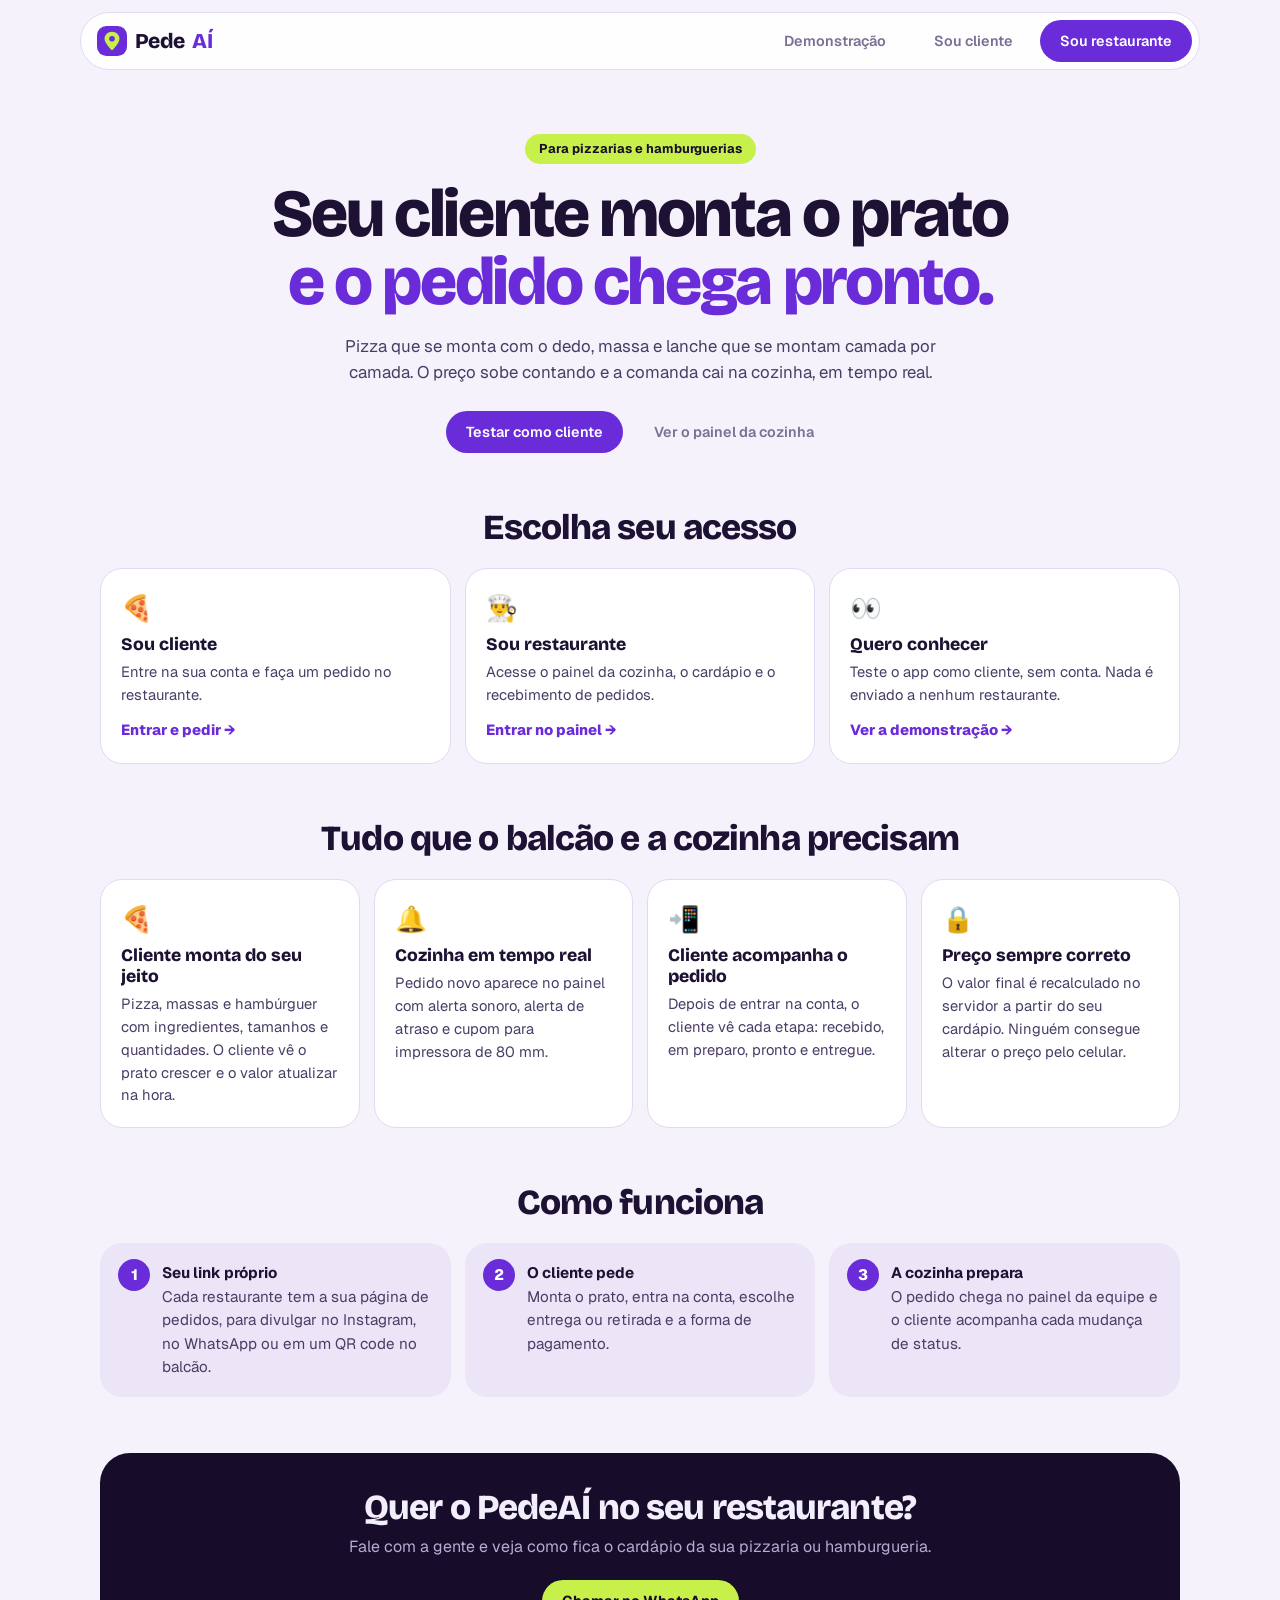
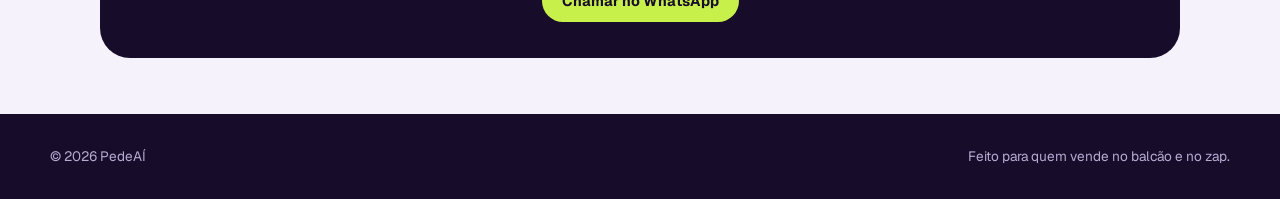
<file: index.html>
<!doctype html>
<html lang="pt-BR">

<head>
  <meta charset="utf-8">
  <meta name="viewport" content="width=device-width, initial-scale=1">
  <title>PedeAÍ · o app de pedidos da sua pizzaria e hamburgueria</title>
  <meta name="description" content="PedeAÍ: seu cliente monta a pizza, a massa ou o lanche no celular e o pedido cai direto na cozinha, em tempo real.">
  <link rel="icon"
    href="data:image/svg+xml,<svg xmlns='http://www.w3.org/2000/svg' viewBox='0 0 32 32'><rect width='32' height='32' rx='10' fill='%236A2CD8'/><path d='M16 6c-4.4 0-8 3.4-8 7.6 0 5 8 12.4 8 12.4s8-7.4 8-12.4C24 9.4 20.4 6 16 6z' fill='%23C8F04A'/><circle cx='16' cy='13.6' r='3' fill='%236A2CD8'/></svg>">
  <link rel="preconnect" href="https://fonts.googleapis.com">
  <link rel="preconnect" href="https://fonts.gstatic.com" crossorigin>
  <link
    href="https://fonts.googleapis.com/css2?family=Bricolage+Grotesque:wght@600;800&family=Geist:wght@400;500;600&family=Geist+Mono&display=swap"
    rel="stylesheet">
  <link rel="stylesheet" href="style.css">
</head>

<body>
  <nav class="nav">
    <a class="marca" href="index.html">
      <svg class="marca__icone" viewBox="0 0 32 32" aria-hidden="true">
        <rect width="32" height="32" rx="10" class="fundo" />
        <path d="M16 6c-4.4 0-8 3.4-8 7.6 0 5 8 12.4 8 12.4s8-7.400 8-12.400C24 9.400 20.400 6 16 6z" class="pino" />
        <circle cx="16" cy="13.600" r="3" class="furo" />
      </svg>
      Pede<span class="ai">AÍ</span>
    </a>
    <div class="nav__acoes">
      <a class="botao botao--pequeno botao--fantasma" href="demo.html">Demonstração</a>
      <a class="botao botao--pequeno botao--fantasma" href="pedido.html?entrar">Sou cliente</a>
      <a class="botao botao--pequeno" href="cozinha.html">Sou restaurante</a>
    </div>
  </nav>

  <main>
    <section class="lp-sec lp-hero">
      <span class="lp-etiqueta">Para pizzarias e hamburguerias</span>
      <h1>Seu cliente monta o prato <span class="destaque">e o pedido chega pronto.</span></h1>
      <p>Pizza que se monta com o dedo, massa e lanche que se montam camada por camada. O preço sobe contando e a
        comanda cai na cozinha, em tempo real.</p>
      <div class="lp-acoes">
        <a class="botao" href="demo.html">Testar como cliente</a>
        <a class="botao botao--fantasma" href="cozinha.html?demo">Ver o painel da cozinha</a>
      </div>
    </section>

    <section class="lp-sec" aria-labelledby="lpAcessos">
      <h2 id="lpAcessos">Escolha seu acesso</h2>
      <div class="lp-grade">
        <a class="lp-card lp-acesso" href="pedido.html?entrar">
          <div class="lp-icone" aria-hidden="true">🍕</div>
          <h3>Sou cliente</h3>
          <p>Entre na sua conta e faça um pedido no restaurante.</p>
          <span class="lp-acesso__ir">Entrar e pedir →</span>
        </a>
        <a class="lp-card lp-acesso" href="cozinha.html">
          <div class="lp-icone" aria-hidden="true">👨‍🍳</div>
          <h3>Sou restaurante</h3>
          <p>Acesse o painel da cozinha, o cardápio e o recebimento de pedidos.</p>
          <span class="lp-acesso__ir">Entrar no painel →</span>
        </a>
        <a class="lp-card lp-acesso" href="demo.html">
          <div class="lp-icone" aria-hidden="true">👀</div>
          <h3>Quero conhecer</h3>
          <p>Teste o app como cliente, sem conta. Nada é enviado a nenhum restaurante.</p>
          <span class="lp-acesso__ir">Ver a demonstração →</span>
        </a>
      </div>
    </section>

    <section class="lp-sec" aria-labelledby="lpRecursos">
      <h2 id="lpRecursos">Tudo que o balcão e a cozinha precisam</h2>
      <div class="lp-grade">
        <article class="lp-card">
          <div class="lp-icone" aria-hidden="true">🍕</div>
          <h3>Cliente monta do seu jeito</h3>
          <p>Pizza, massas e hambúrguer com ingredientes, tamanhos e quantidades. O cliente vê o prato crescer e o
            valor atualizar na hora.</p>
        </article>
        <article class="lp-card">
          <div class="lp-icone" aria-hidden="true">🔔</div>
          <h3>Cozinha em tempo real</h3>
          <p>Pedido novo aparece no painel com alerta sonoro, alerta de atraso e cupom para impressora de 80 mm.</p>
        </article>
        <article class="lp-card">
          <div class="lp-icone" aria-hidden="true">📲</div>
          <h3>Cliente acompanha o pedido</h3>
          <p>Depois de entrar na conta, o cliente vê cada etapa: recebido, em preparo, pronto e entregue.</p>
        </article>
        <article class="lp-card">
          <div class="lp-icone" aria-hidden="true">🔒</div>
          <h3>Preço sempre correto</h3>
          <p>O valor final é recalculado no servidor a partir do seu cardápio. Ninguém consegue alterar o preço pelo
            celular.</p>
        </article>
      </div>
    </section>

    <section class="lp-sec" aria-labelledby="lpComo">
      <h2 id="lpComo">Como funciona</h2>
      <ol class="lp-passos">
        <li><strong>Seu link próprio</strong>Cada restaurante tem a sua página de pedidos, para divulgar no Instagram,
          no WhatsApp ou em um QR code no balcão.</li>
        <li><strong>O cliente pede</strong>Monta o prato, entra na conta, escolhe entrega ou retirada e a forma de
          pagamento.</li>
        <li><strong>A cozinha prepara</strong>O pedido chega no painel da equipe e o cliente acompanha cada mudança de
          status.</li>
      </ol>
    </section>

    <section class="lp-sec">
      <div class="lp-cta">
        <h2>Quer o PedeAÍ no seu restaurante?</h2>
        <p>Fale com a gente e veja como fica o cardápio da sua pizzaria ou hamburgueria.</p>
        <!-- TROQUE 55XXXXXXXXXXX pelo seu WhatsApp (55 + DDD + número) -->
        <a class="botao" href="https://wa.me/55XXXXXXXXXXX?text=Quero%20conhecer%20o%20PedeA%C3%8D" rel="noopener">Chamar no WhatsApp</a>
      </div>
    </section>
  </main>

  <footer class="rodape"><span>© 2026 PedeAÍ</span><span>Feito para quem vende no balcão e no zap.</span></footer>
</body>

</html>
</file>
<file: style.css>
/* PedeAÍ · paleta: uva (primária) + lima (acento) + noite */
:root {
  --paper: #F6F2FC;
  --paper-2: #ECE5F8;
  --paper-3: #DCD0F0;
  --card: #fff;
  --ink: #1D1233;
  --ink-2: #4A3D66;
  --ink-3: #7B6F96;
  --line: #E2D9F2;
  --line-2: #CBBEE6;
  --uva: #6A2CD8;
  --uva-press: #5219B3;
  --uva-soft: #EADFFC;
  --on-uva: #fff;
  --lima: #C8F04A;
  --lima-soft: #F1FBC9;
  --verde: #1F9D6B;
  --noite: #170D2B;
  --noite-2: #231640;
  --noite-3: #33235A;
  --on-noite: #F3EEFC;
  --on-noite-2: #B7ABD1;
  --fogo-1: #FF8A3D;
  --fogo-2: rgba(255, 90, 40, .45);
  --faisca-1: #fff;
  --faisca-2: #FFE08A;
  --faisca-3: #FF9A3C;
  --calor-1: rgba(255, 120, 40, .35);
  --calor-2: rgba(180, 50, 20, .6);
  --sombra-1: rgba(30, 15, 50, .5);
  --sombra-2: rgba(30, 15, 50, .25);
  --shadow: rgba(29, 18, 51, .18);
  --shadow-strong: rgba(29, 18, 51, .45);
  --focus: #6A2CD8;
  --font-display: "Bricolage Grotesque", system-ui, sans-serif;
  --font-body: "Geist", system-ui, sans-serif;
  --font-mono: "Geist Mono", ui-monospace, monospace;
  --ease-out: cubic-bezier(.2, .8, .2, 1);
  --r-pill: 999px;
  --r-md: 14px;
  --r-lg: 22px;
  --r-xl: 30px;
}

*,
*::before,
*::after {
  box-sizing: border-box
}

html {
  overflow-x: clip;
  scroll-behavior: smooth;
  -webkit-text-size-adjust: 100%
}

body {
  margin: 0;
  overflow-x: clip;
  background: var(--paper);
  color: var(--ink);
  font: 400 1rem/1.55 var(--font-body);
  -webkit-font-smoothing: antialiased
}

img {
  display: block;
  max-width: 100%
}

h1,
h2,
p {
  margin: 0
}

button {
  font: inherit;
  color: inherit;
  cursor: pointer
}

[hidden] {
  display: none !important
}

:focus-visible {
  outline: 2px solid var(--focus);
  outline-offset: 3px;
  border-radius: 6px
}

.nav {
  position: sticky;
  top: 12px;
  z-index: 40;
  display: flex;
  align-items: center;
  justify-content: space-between;
  width: min(1120px, calc(100% - 24px));
  margin: 12px auto 0;
  padding: 7px 7px 7px 16px;
  background: color-mix(in oklch, var(--card) 88%, transparent);
  backdrop-filter: blur(12px);
  border: 1px solid var(--line);
  border-radius: var(--r-pill)
}

.marca {
  display: inline-flex;
  align-items: center;
  gap: 8px;
  text-decoration: none;
  font: 800 1.32rem var(--font-display);
  letter-spacing: -.03em;
  color: var(--ink)
}

.marca__icone {
  width: 30px;
  height: 30px
}

.marca__icone .fundo {
  fill: var(--uva)
}

.marca__icone .pino {
  fill: var(--lima)
}

.marca__icone .furo {
  fill: var(--uva)
}

.marca .ai {
  color: var(--uva)
}

.botao {
  display: inline-flex;
  align-items: center;
  min-height: 42px;
  padding: 0 20px;
  border-radius: var(--r-pill);
  background: var(--uva);
  color: var(--on-uva);
  font-weight: 600;
  font-size: .9rem;
  text-decoration: none;
  transition: background .15s
}

.botao:hover {
  background: var(--uva-press)
}

.hero {
  width: min(1180px, calc(100% - 32px));
  margin: 0 auto;
  padding: 72px 0
}

.hero__titulo {
  font: 800 clamp(2.4rem, 5vw + .6rem, 5rem)/1 var(--font-display);
  letter-spacing: -.037em;
  max-width: 18ch;
  text-wrap: balance
}

.destaque {
  color: var(--uva)
}

.hero__sub {
  margin-top: 24px;
  max-width: 58ch;
  font-size: 1.15rem;
  color: var(--ink-2)
}

/* ================================================================
   CARROSSEL — um card por vez
   ================================================================ */

/* Cada slide ocupa 100% da largura do container */
.demos--carrossel>.palco {
  flex: 0 0 100%;
  width: 100%;
  scroll-snap-align: start;
  scroll-snap-stop: always;
  border-radius: var(--r-xl);
  min-height: calc(100vh - 220px);
  /* permite scroll vertical dentro do slide sem conflito com swipe horizontal */
  touch-action: pan-y;
  overflow-y: auto;
}

/* Navbar de abas do carrossel */
.carrossel-nav {
  display: flex;
  gap: 8px;
  margin: 24px 0 0;
  padding: 6px;
  background: var(--noite);
  border-radius: var(--r-pill);
}

.carrossel-tab {
  flex: 1;
  display: flex;
  flex-direction: column;
  align-items: center;
  gap: 3px;
  padding: 10px 4px 8px;
  border: 0;
  border-radius: var(--r-pill);
  background: transparent;
  color: var(--on-noite-2);
  font-size: .75rem;
  font-weight: 600;
  transition: background .2s, color .2s;
  cursor: pointer;
  -webkit-tap-highlight-color: transparent;
}

.carrossel-tab__icone {
  font-size: 1.4rem;
  line-height: 1;
  pointer-events: none
}

.carrossel-tab--active {
  background: var(--card);
  color: var(--ink);
  box-shadow: 0 2px 8px rgba(0, 0, 0, .18);
}

.carrossel-tab:not(.carrossel-tab--active):hover {
  background: var(--noite-3);
  color: var(--on-noite);
}

/* Pontinhos indicadores abaixo do carrossel */
.carrossel-dots {
  display: flex;
  justify-content: center;
  gap: 7px;
  margin-top: 16px;
}

.carrossel-dot {
  width: 7px;
  height: 7px;
  border-radius: 50%;
  background: var(--noite-3);
  transition: background .2s, transform .2s;
}

.carrossel-dot--active {
  background: var(--uva);
  transform: scale(1.4);
}

.demos {
  display: grid;
  gap: 24px;
  margin-top: 48px
}

@media(min-width:900px) {
  .demos {
    grid-template-columns: 1fr 1fr
  }
}

@media(min-width:1300px) {
  .demos {
    grid-template-columns: repeat(3, 1fr)
  }
}

/* Carrossel: anula grid em qualquer tamanho de tela */
.demos--carrossel {
  display: flex !important;
  flex-direction: row !important;
  flex-wrap: nowrap !important;
  grid-template-columns: unset !important;
  gap: 0 !important;
  margin-top: 16px !important;
  overflow-x: scroll !important;
  scroll-snap-type: x mandatory !important;
  scroll-behavior: smooth !important;
  -webkit-overflow-scrolling: touch !important;
  scrollbar-width: none !important
}

.demos--carrossel::-webkit-scrollbar {
  display: none !important
}

@media(min-width:900px) {
  .demos--carrossel {
    display: flex !important;
    grid-template-columns: unset !important
  }
}

@media(min-width:1300px) {
  .demos--carrossel {
    display: flex !important;
    grid-template-columns: unset !important
  }
}

.palco {
  position: relative;
  display: grid;
  justify-items: center;
  align-content: start;
  gap: 20px;
  padding: 24px 16px 32px;
  border-radius: var(--r-xl);
  background: var(--uva) radial-gradient(circle at 1px 1px, rgba(255, 255, 255, .16) 1px, transparent 0) 0 0/22px 22px
}

.palco--lanche {
  background-color: var(--noite)
}

.palco--massas {
  background-color: var(--noite-2)
}

.palco__cab {
  display: flex;
  justify-content: space-between;
  align-items: baseline;
  gap: 16px;
  width: 100%;
  max-width: 440px;
  color: #fff
}

.palco__tipo {
  font: 800 1.6rem var(--font-display);
  letter-spacing: -.035em
}

.palco__dica {
  font-size: .85rem;
  opacity: .8
}

.app {
  position: relative;
  width: 100%;
  max-width: 440px;
  background: var(--card);
  border-radius: var(--r-xl);
  box-shadow: 0 30px 60px -24px var(--shadow-strong);
  overflow: hidden
}

.app__topo {
  padding: 16px 16px 4px
}

.app__casa {
  font: 700 1.05rem var(--font-display)
}

.app__mesa {
  font-size: .75rem;
  color: var(--ink-3)
}

.vista {
  padding: 0 16px
}

.app__cab {
  display: flex;
  align-items: center;
  justify-content: space-between;
  gap: 8px
}

.app__titulo {
  font: 800 1.5rem var(--font-display);
  letter-spacing: -.035em
}

.tamanhos {
  display: inline-flex;
  gap: 4px
}

.tamanhos button {
  width: 36px;
  height: 36px;
  border-radius: 50%;
  border: 1.5px solid var(--line-2);
  background: transparent;
  font-weight: 600;
  transition: all .15s
}

.tamanhos button[aria-checked=true] {
  border-color: var(--uva);
  background: var(--uva);
  color: #fff
}

.app__dica {
  margin-top: 6px;
  min-height: 1.4em;
  text-align: center;
  font-size: .78rem;
  color: var(--ink-3);
  transition: opacity .25s
}

.app__dica.troca-txt {
  opacity: 0
}

.dica-acao {
  margin-left: 8px;
  padding: 0;
  border: 0;
  background: none;
  color: var(--uva-press);
  font-weight: 600;
  text-decoration: underline;
  text-underline-offset: 3px
}

.app__rodape {
  padding: 0 16px 16px
}

.pizza {
  position: relative;
  isolation: isolate;
  aspect-ratio: 1;
  margin: 8px auto 0;
  width: 100%;
  max-width: 300px
}

.pizza__giro {
  position: absolute;
  inset: 0;
  z-index: 1;
  transition: transform .5s var(--ease-out)
}

.pizza__base,
.pizza__assada,
.pizza__queijo,
.pizza__molho,
.pizza__cobertura {
  position: absolute;
  inset: 0;
  width: 100%;
  height: 100%
}

.pizza__base,
.pizza__assada {
  filter: drop-shadow(0 14px 18px rgba(40, 20, 60, .25))
}

.pizza__assada,
.pizza__queijo--derretido {
  opacity: 0
}

.pizza__queijo,
.pizza__molho {
  pointer-events: none
}

.pc {
  position: absolute;
  aspect-ratio: 1
}

.pc-sh {
  position: absolute;
  inset: 14%;
  border-radius: 50%;
  opacity: 0;
  background: radial-gradient(circle, var(--sombra-1), var(--sombra-2) 50%, transparent 72%)
}

.pc-art {
  position: absolute;
  inset: 0
}

.pc-art img {
  position: absolute;
  inset: 0;
  width: 100%;
  height: 100%;
  object-fit: contain;
  filter: drop-shadow(0 2px 2px var(--shadow))
}

.pc-art img.ck {
  opacity: 0;
  filter: brightness(.86) saturate(1.25) sepia(.18) contrast(1.06)
}

.pc-art img.ck-folha {
  filter: brightness(.62) saturate(.9) sepia(.25)
}

.pc-art img.ck-creme {
  filter: brightness(.95) saturate(1.1) sepia(.35)
}

.farelo {
  position: fixed;
  left: 0;
  top: 0;
  z-index: 60;
  width: 30px;
  height: 30px;
  margin: -15px 0 0 -15px;
  object-fit: contain;
  pointer-events: none
}

.bisnaga {
  position: absolute;
  left: 0;
  top: 0;
  z-index: 4;
  pointer-events: none;
  filter: drop-shadow(0 14px 16px var(--shadow-strong))
}

.ferr {
  position: absolute;
  left: 0;
  top: 0;
  z-index: 5;
  pointer-events: none;
  filter: drop-shadow(0 10px 14px var(--shadow-strong))
}

.ferramenta {
  position: fixed;
  left: 0;
  top: 0;
  pointer-events: none;
  z-index: 60;
  will-change: transform;
  filter: drop-shadow(0 10px 14px var(--shadow-strong))
}

.carregado {
  position: fixed;
  left: 0;
  top: 0;
  pointer-events: none;
  z-index: 59;
  object-fit: contain;
  will-change: transform
}

.voo {
  position: fixed;
  left: 0;
  top: 0;
  pointer-events: none;
  z-index: 58;
  object-fit: contain;
  will-change: transform
}

.assador {
  position: absolute;
  z-index: 0;
  inset: -9% -17%;
  border-radius: var(--r-lg);
  overflow: hidden;
  opacity: 0;
  pointer-events: none;
  background: var(--noite)
}

.forno__boca {
  position: absolute;
  left: 50%;
  top: -6%;
  width: 125%;
  transform: translateX(-50%);
  object-fit: cover
}

.forno__fogo {
  position: absolute;
  left: 50%;
  bottom: -14%;
  width: 150%;
  transform: translateX(-50%);
  mix-blend-mode: screen;
  opacity: 0
}

.forno__brilho {
  position: absolute;
  left: 50%;
  bottom: 0;
  width: 140%;
  height: 92%;
  transform: translateX(-50%);
  opacity: 0;
  mix-blend-mode: screen;
  background: radial-gradient(ellipse 50% 50% at 50% 60%, var(--fogo-1), var(--fogo-2) 42%, transparent 70%)
}

.pizza__anel {
  position: absolute;
  inset: 1%;
  border-radius: 50%;
  opacity: 0;
  pointer-events: none;
  box-shadow: 0 0 0 2px var(--fogo-1), 0 0 70px 10px var(--fogo-2)
}

.faisca {
  position: absolute;
  z-index: 3;
  border-radius: 50%;
  pointer-events: none;
  background: radial-gradient(circle, var(--faisca-1), var(--faisca-2) 28%, var(--faisca-3) 50%, transparent 72%)
}

.calor {
  position: fixed;
  inset: 0;
  z-index: 50;
  opacity: 0;
  pointer-events: none;
  mix-blend-mode: multiply;
  background: radial-gradient(120% 90% at 50% 45%, transparent 45%, var(--calor-1) 78%, var(--calor-2))
}

.ingredientes {
  display: grid;
  grid-template-columns: repeat(5, 1fr);
  gap: 0 2px;
  margin: 8px 0 12px
}

.chip {
  position: relative;
  display: flex;
  flex-direction: column;
  align-items: center;
  gap: 3px;
  min-width: 0;
  padding: 7px 0 4px;
  border: 0;
  background: none;
  touch-action: manipulation;
  user-select: none;
  -webkit-tap-highlight-color: transparent
}

.chip:focus-visible {
  outline: none
}

.chip:focus-visible .well {
  outline: 2px solid var(--focus);
  outline-offset: 2px
}

.well {
  position: relative;
  display: grid;
  place-items: center;
  width: 52px;
  height: 52px;
  border-radius: 50%;
  background: var(--paper-2);
  box-shadow: inset 0 0 0 1px var(--line);
  transition: transform .2s cubic-bezier(.3, 1.6, .5, 1), box-shadow .25s, background .25s
}

.chip.apertado .well {
  transform: scale(.9)
}

.chip.on .well {
  background: var(--uva-soft);
  box-shadow: inset 0 0 0 1.5px var(--uva)
}

.chip-art {
  position: relative;
  width: 48px;
  height: 40px;
  pointer-events: none;
  transform: scale(.9)
}

.ca {
  position: absolute;
  width: 62%;
  aspect-ratio: 1
}

.ca img {
  width: 100%;
  height: 100%;
  object-fit: contain;
  filter: drop-shadow(0 3px 3px var(--shadow))
}

.ca0 {
  left: 19%;
  top: 4%;
  z-index: 3
}

.ca1 {
  left: -3%;
  top: 22%;
  z-index: 1;
  transform: rotate(-26deg) scale(.82)
}

.ca2 {
  right: -3%;
  top: 20%;
  z-index: 2;
  transform: rotate(32deg) scale(.86)
}

.ca-unica {
  left: -2%;
  top: 0;
  width: 104%;
  height: 100%
}

.chip-nome {
  max-width: 100%;
  overflow: hidden;
  text-overflow: ellipsis;
  white-space: nowrap;
  font-size: .7rem;
  font-weight: 600;
  color: var(--ink-2);
  pointer-events: none
}

.chip.on .chip-nome {
  color: var(--ink)
}

.chip-preco {
  margin-top: -3px;
  font-size: .62rem;
  white-space: nowrap;
  color: var(--ink-3);
  pointer-events: none
}

.chip.on .chip-preco {
  color: var(--uva-press)
}

.badge,
.menos {
  position: absolute;
  top: 3px;
  display: grid;
  place-items: center;
  border-radius: 99px;
  box-shadow: 0 0 0 2.5px var(--card);
  transform: scale(0);
  transition: transform .3s cubic-bezier(.3, 1.8, .5, 1);
  pointer-events: none
}

.badge {
  left: calc(50% + 12px);
  min-width: 20px;
  height: 20px;
  padding: 0 5px;
  background: var(--uva);
  color: #fff;
  font-size: 11px;
  font-weight: 600
}

.menos {
  right: calc(50% + 12px);
  width: 22px;
  height: 22px;
  background: var(--ink);
  color: #fff
}

.menos svg {
  width: 12px;
  height: 12px
}

.menos::after {
  content: "";
  position: absolute;
  inset: -11px
}

.chip.on .badge,
.chip.on .menos {
  transform: scale(1)
}

.chip.on .menos {
  pointer-events: auto
}

.chip.convite .well {
  animation: convite 1.8s var(--ease-out) infinite
}

@keyframes convite {
  0% {
    box-shadow: inset 0 0 0 1px var(--line), 0 0 0 0 rgba(106, 44, 216, .45)
  }

  70%,
  100% {
    box-shadow: inset 0 0 0 1px var(--line), 0 0 0 10px rgba(106, 44, 216, 0)
  }
}

.app.assando .chip,
.app.assada .chip,
.app.chapando .chip,
.app.pronto .chip {
  opacity: .4;
  transition: opacity .4s
}

.app.assando .ingredientes,
.app.assada .ingredientes,
.app.assando .tamanhos,
.app.assada .tamanhos,
.app.chapando .ingredientes,
.app.pronto .ingredientes {
  pointer-events: none
}

.pedir {
  position: relative;
  overflow: hidden;
  display: flex;
  align-items: center;
  justify-content: space-between;
  gap: 8px;
  width: 100%;
  min-height: 54px;
  padding: 0 14px 0 22px;
  border: 0;
  border-radius: var(--r-pill);
  background: var(--ink);
  color: var(--paper);
  font-weight: 600;
  transition: background .15s, transform .15s
}

.pedir:hover {
  background: #2D1F4D
}

.pedir:active {
  transform: translateY(1px)
}

.pedir.ok {
  background: var(--verde)
}

.pedir__preco {
  display: inline-block;
  font: .85rem var(--font-mono);
  padding: 6px 10px;
  border-radius: var(--r-pill);
  background: rgba(255, 255, 255, .14);
  font-variant-numeric: tabular-nums
}

.pedir>span:not(.pedir__barra) {
  position: relative;
  white-space: nowrap
}

.pedir__barra {
  position: absolute !important;
  inset: 0;
  transform: scaleX(0);
  transform-origin: 0 50%;
  background: linear-gradient(90deg, transparent, var(--fogo-1));
  pointer-events: none
}

.delta {
  position: absolute;
  top: 50%;
  font-size: .76rem;
  font-weight: 600;
  color: var(--lima);
  opacity: 0;
  white-space: nowrap;
  pointer-events: none
}

.comanda {
  position: absolute;
  z-index: 5;
  right: 10px;
  top: 150px;
  width: 230px;
  padding: 12px 16px;
  background: var(--lima-soft);
  border-radius: var(--r-md);
  box-shadow: 0 18px 36px -14px var(--shadow-strong);
  font-size: .85rem
}

.comanda:not([hidden]) {
  animation: comanda .52s var(--ease-out)
}

@keyframes comanda {
  from {
    opacity: 0;
    transform: translate(40px, 16px) scale(.85) rotate(4deg)
  }
}

.comanda__cab {
  display: flex;
  justify-content: space-between;
  font: .7rem var(--font-mono);
  text-transform: uppercase;
  letter-spacing: .06em;
  color: var(--ink-3)
}

.comanda__num {
  margin-top: 4px;
  font: 800 1.1rem var(--font-display)
}

.comanda__itens {
  margin-top: 2px;
  color: var(--ink-2);
  line-height: 1.35
}

.comanda__pago {
  margin-top: 8px;
  font-weight: 600;
  color: var(--verde);
  font-size: .75rem
}

.massa {
  position: relative;
  height: 180px;
  margin: 8px auto 0;
  max-width: 290px;
  display: flex;
  align-items: flex-end;
  justify-content: center;
  gap: 6px
}

.massa__recipiente,
.massa__molho {
  max-height: 130px;
  object-fit: contain;
  filter: drop-shadow(0 4px 6px rgba(30, 15, 50, .2))
}

.lanche {
  position: relative;
  height: 300px;
  margin: 8px auto 0;
  max-width: 290px
}

.lanche__pilha {
  position: absolute;
  inset: 0;
  transform-origin: 50% 100%
}

.camada {
  position: absolute;
  left: 0;
  width: 100%;
  transform-origin: 50% 100%;
  filter: drop-shadow(0 4px 4px rgba(30, 15, 50, .2))
}

.lanche__chapa {
  position: absolute;
  left: 2%;
  right: 2%;
  bottom: -4px;
  height: 16px;
  border-radius: 8px;
  opacity: 0;
  pointer-events: none;
  background: linear-gradient(var(--noite-3), var(--noite));
  box-shadow: 0 -10px 30px 4px var(--fogo-1)
}

.vapor {
  position: absolute;
  z-index: 60;
  border-radius: 50%;
  pointer-events: none;
  filter: blur(7px);
  background: radial-gradient(circle, rgba(255, 255, 255, .9), rgba(255, 255, 255, .4) 45%, transparent 70%)
}

.migalha {
  position: absolute;
  z-index: 60;
  width: 5px;
  height: 5px;
  border-radius: 40%;
  pointer-events: none;
  background: var(--faisca-3)
}

.lanche .faisca {
  z-index: 60
}

.palito {
  position: absolute;
  z-index: 70;
  width: 46px;
  height: 92px;
  pointer-events: none;
  transform: rotate(4deg);
  transform-origin: 6px 100%
}

.palito__vara {
  position: absolute;
  left: 4px;
  top: 6px;
  width: 3px;
  height: 86px;
  border-radius: 2px;
  background: linear-gradient(90deg, #E8D6A8, #C9A96A)
}

.palito__bandeira {
  position: absolute;
  left: 6px;
  top: 4px;
  width: 40px;
  height: 27px;
  filter: drop-shadow(0 2px 3px var(--shadow))
}

.palito .pano {
  fill: var(--uva)
}

.palito .txt {
  fill: var(--lima)
}

.paes {
  display: grid;
  grid-template-columns: repeat(4, 1fr);
  gap: 6px;
  margin-top: 10px
}

.paes button {
  display: grid;
  justify-items: center;
  gap: 2px;
  min-height: 52px;
  padding: 6px 4px 5px;
  border: 1.5px solid var(--line);
  border-radius: var(--r-md);
  background: var(--card);
  font-size: .72rem;
  font-weight: 600;
  color: var(--ink-2);
  transition: border-color .15s, background .15s
}

.paes button img {
  width: 40px;
  height: 20px;
  object-fit: contain
}

.paes button[aria-checked=true] {
  border-color: var(--uva);
  background: var(--uva-soft);
  color: var(--ink)
}

.app.chapando .paes,
.app.pronto .paes {
  pointer-events: none;
  opacity: .5
}

/* Card de Massas (Cantina da Nonna) */
.palco--massas {
  background: radial-gradient(circle at 1px 1px, rgba(255, 255, 255, .12) 1px, transparent 0) 0 0/22px 22px, #2a1f18
}

.app--massa {
  background: #ffffff;
  color: #261a14
}

.app__topo--massa .app__casa {
  color: #261a14
}

.app__topo--massa .app__mesa {
  color: #8a7b70
}

.massa__stepper {
  display: flex;
  align-items: center;
  justify-content: space-between;
  background: #f2e8dc;
  border-radius: var(--r-pill);
  padding: 4px 6px;
  margin: 8px 0 12px;
  gap: 4px
}

.massa__step {
  display: inline-flex;
  align-items: center;
  gap: 6px;
  padding: 6px 10px;
  font-size: .78rem;
  font-weight: 500;
  color: #8a7b70;
  border-radius: var(--r-pill);
  user-select: none
}

.massa__step--active {
  background: #261a14;
  color: #ffffff;
  font-weight: 600
}

.massa__step-num {
  display: inline-flex;
  align-items: center;
  justify-content: center;
  width: 18px;
  height: 18px;
  border-radius: 50%;
  background: #ffffff;
  color: #261a14;
  font-size: .7rem;
  font-weight: 800
}

.massa__cab {
  margin-bottom: 12px
}

.massa__titulo {
  font: 800 1.45rem var(--font-display);
  color: #261a14;
  letter-spacing: -.03em
}

.massa__sub {
  font-size: .8rem;
  color: #75675c;
  margin-top: 2px
}

.massa__prato-box {
  background: #f6edde;
  border-radius: 20px;
  padding: 16px 8px 8px;
  display: flex;
  align-items: center;
  justify-content: center;
  min-height: 250px;
  position: relative;
  overflow: hidden
}

.massa {
  position: relative;
  width: 200px;
  height: 260px;
  display: flex;
  align-items: flex-start;
  justify-content: center
}

.massa__panela {
  width: 200px;
  height: auto;
  object-fit: contain;
  filter: drop-shadow(0 8px 16px rgba(40, 25, 15, .22))
}

.massa__conteudo {
  position: absolute;
  top: 22px;
  left: 50%;
  transform: translateX(-50%);
  width: 128px;
  height: 128px;
  border-radius: 50%;
  pointer-events: none;
  overflow: hidden;
  z-index: 4
}

.massa-peca {
  position: absolute;
  width: 28px;
  height: 28px;
  object-fit: contain;
  filter: drop-shadow(0 2px 4px rgba(0, 0, 0, .4));
  transform-origin: center center;
  z-index: 5;
}

/* Temperos: partículas bem pequenas, parecem pó */
.massa-peca {
  position: absolute;
  width: 28px;
}

/* Temperos: partículas bem pequenas, parecem pó */
.massa-peca.tempero {
  width: 5px !important;
  height: 5px !important;
}

.massa-peca img {
  width: 100%;
  height: auto;
}

.massa__legenda {
  font-size: .75rem;
  color: #8a7b70;
  text-align: center;
  margin-top: 8px
}

.massa__instrucao {
  font-size: .84rem;
  font-weight: 600;
  color: #261a14;
  text-align: center;
  margin-top: 2px;
  margin-bottom: 12px
}

.massa__tabs {
  display: flex;
  gap: 6px;
  margin-bottom: 14px
}

.massa__tab {
  flex: 1;
  padding: 7px 0;
  border-radius: var(--r-pill);
  font-size: .78rem;
  font-weight: 600;
  border: 1.5px solid #ded6cc;
  background: #ffffff;
  color: #261a14;
  text-align: center;
  transition: all .15s
}

.massa__tab--active {
  background: #261a14;
  border-color: #261a14;
  color: #ffffff
}

.massa__cubas {
  display: grid;
  grid-template-columns: repeat(5, 1fr);
  gap: 12px 4px;
  justify-items: center;
  align-items: start;
  margin-bottom: 16px
}

.cuba-btn {
  display: flex;
  flex-direction: column;
  align-items: center;
  background: none;
  border: none;
  padding: 0;
  width: 100%;
  cursor: pointer;
  position: relative
}

.cuba-art {
  position: relative;
  width: 54px;
  height: 54px;
  border-radius: 50%;
  display: flex;
  align-items: center;
  justify-content: center;
  background-image: url('imagens/massas/cuba.webp');
  background-size: cover;
  background-position: center;
  filter: drop-shadow(0 4px 6px rgba(35, 20, 10, .18));
  transition: transform .12s
}

.cuba-btn:active .cuba-art {
  transform: scale(.94)
}

.cuba-item-img {
  width: 68%;
  height: 68%;
  object-fit: contain;
  z-index: 2;
  pointer-events: none
}

.cuba-badge {
  position: absolute;
  top: -2px;
  right: -2px;
  background: #261a14;
  color: #fff;
  font-size: .65rem;
  font-weight: 700;
  width: 19px;
  height: 19px;
  border-radius: 50%;
  display: none;
  align-items: center;
  justify-content: center;
  border: 2px solid #fff;
  z-index: 3;
  pointer-events: none
}

.cuba-menos {
  position: absolute;
  top: -2px;
  left: -2px;
  background: #261a14;
  color: #fff;
  width: 20px;
  height: 20px;
  border-radius: 50%;
  display: none;
  align-items: center;
  justify-content: center;
  border: 2px solid #fff;
  z-index: 4;
  transition: all .15s;
  cursor: pointer
}

.cuba-menos::after {
  content: "";
  position: absolute;
  inset: -8px
}

.cuba-menos svg {
  width: 11px;
  height: 11px;
  pointer-events: none
}

.cuba-menos:hover {
  transform: scale(1.15);
  background: #c02b20
}

.cuba-btn.on .cuba-badge {
  display: flex
}

.cuba-btn.on .cuba-menos {
  display: flex
}

.cuba-nome {
  margin-top: 5px;
  font-size: .72rem;
  font-weight: 600;
  color: #261a14;
  line-height: 1.2;
  text-align: center;
  max-width: 66px;
  min-height: 2.4em;
  display: flex;
  align-items: flex-start;
  justify-content: center
}

.cuba-preco {
  font-size: .68rem;
  color: #75675c;
  text-align: center;
  margin-top: 1px
}

.pedir--massa {
  background: #261a14;
  color: #ffffff
}

.pedir--massa:hover {
  background: #3a2920
}

.pedir--massa .pedir__preco {
  background: rgba(255, 255, 255, .16);
  color: #ffffff
}

/* Massas: stepper numbers */
.massa__step {
  display: inline-flex;
  align-items: center;
  gap: 5px;
  padding: 6px 8px;
  font-size: .78rem;
  font-weight: 500;
  color: #8a7b70;
  border-radius: var(--r-pill);
  user-select: none;
  flex: 1;
  justify-content: center
}

.massa__step-num {
  display: inline-flex;
  align-items: center;
  justify-content: center;
  width: 18px;
  height: 18px;
  border-radius: 50%;
  background: #c4b8aa;
  color: #261a14;
  font-size: .7rem;
  font-weight: 800
}

.massa__step--active .massa__step-num {
  background: #ffffff
}

.massa__step--done {
  color: #5c9e5c
}

.massa__step--done .massa__step-num {
  background: #5c9e5c;
  color: #fff
}

/* Camadas sobre a frigideira */
.massa__camada-molho {
  position: absolute;
  top: 22px;
  left: 50%;
  transform: translateX(-50%);
  width: 128px;
  height: 128px;
  object-fit: cover;
  border-radius: 50%;
  pointer-events: none;
  z-index: 2
}

.massa__camada-tipo {
  position: absolute;
  top: 22px;
  left: 50%;
  transform: translateX(-50%);
  width: 124px;
  height: 124px;
  object-fit: contain;
  border-radius: 50%;
  pointer-events: none;
  z-index: 3
}

/* Container dedicado para o desenho do queijo — posicionado sobre a frigideira */
.massa__queijo-wrapper {
  position: absolute;
  pointer-events: none;
  z-index: 4;
  border-radius: 50%;
}

.massa__queijo-wrapper canvas {
  display: block;
  width: 100%;
  height: 100%;
}

/* Canvas do queijo depositado pela bisnaga na frigideira de massa */
.massa__molho {
  position: absolute;
  top: 50%;
  left: 50%;
  transform: translate(-50%, -50%);
  width: 100%;
  height: 100%;
  border-radius: 50%;
  pointer-events: none;
  z-index: 4;
}

/* Molho borbulhando */
.massa-bolha {
  position: absolute;
  border-radius: 50%;
  pointer-events: none;
  background: radial-gradient(circle, rgba(255, 255, 255, .8), rgba(255, 255, 255, .3) 50%, transparent 70%);
  z-index: 4
}

/* Prato pronto — tamanho/posição são definidos pelo JS (mostrarPratoFinal),
   sem translate, para a animação de scale não deslocar o prato */
.massa__prato-pronto {
  position: absolute;
  top: 50%;
  left: 50%;
  width: 170px;
  height: 170px;
  margin: -85px 0 0 -85px;
  z-index: 10;
  pointer-events: none;
}

.massa__prato-pronto-img {
  position: absolute;
  inset: 0;
  width: 100%;
  height: 100%;
  object-fit: contain;
  border-radius: 50%;
  z-index: 1;
  filter: drop-shadow(0 6px 12px rgba(40, 20, 10, .35));
}

/* Cena com a comida dentro do prato (elementos criados pelo JS) */
.prato-cena {
  position: absolute;
  inset: 0;
  z-index: 2;
  pointer-events: none;
}

.prato-cena>* {
  position: absolute;
  pointer-events: none;
  max-width: none;
}

.prato-molho {
  border-radius: 50%;
  object-fit: cover;
}

.prato-tipo {
  border-radius: 50%;
  object-fit: contain;
}

.prato-ing {
  object-fit: contain;
  transform-origin: center center;
  filter: drop-shadow(0 1px 2px rgba(0, 0, 0, .35));
}

/* Cubas de molho/tipo/final */
.massa__cubas--molho {
  grid-template-columns: repeat(3, 1fr);
  gap: 16px 8px
}

.massa__cubas--tipo {
  grid-template-columns: repeat(4, 1fr);
  gap: 12px 4px
}

.massa__cubas--tipo .cuba-art {
  width: 46px;
  height: 46px
}

.massa__cubas--tipo .cuba-nome {
  font-size: .66rem;
  max-width: 56px
}

.massa__cubas--final {
  grid-template-columns: repeat(3, 1fr);
  gap: 16px 8px;
  position: relative;
}

/* Seleção ativa nas cubas de molho/tipo/final */
.cuba-btn.cuba-selecionado .cuba-art {
  box-shadow: 0 0 0 3px #261a14, 0 0 0 5px rgba(38, 26, 20, .25);
  transform: scale(1.08)
}

/* Vapor sobre frigideira */
.massa-vapor {
  position: absolute;
  z-index: 5;
  border-radius: 50%;
  pointer-events: none;
  filter: blur(5px);
  background: radial-gradient(circle, rgba(255, 255, 255, .75), rgba(255, 255, 255, .25) 50%, transparent 70%)
}

.rodape {
  display: flex;
  flex-wrap: wrap;
  justify-content: space-between;
  gap: 8px;
  padding: 32px max(16px, calc((100% - 1180px)/2));
  background: var(--noite);
  color: var(--on-noite-2);
  font-size: .85rem
}

@media(max-width:440px) {
  .so-largo {
    display: none
  }

  .palco {
    padding: 16px 10px
  }
}

@media(prefers-reduced-motion:reduce) {
  html {
    scroll-behavior: auto
  }

  *,
  *::before,
  *::after {
    animation-duration: 1ms !important;
    animation-iteration-count: 1 !important
  }
}

/* ================================================================
   CARROSSEL — layout 2 colunas: imagem à esquerda, opções à direita
   ================================================================ */

/* Hero mais compacto */
.hero {
  padding: 24px 0 0 !important;
}

.hero__sub {
  margin-top: 6px !important;
}

/* Carrossel nav compacto */
.carrossel-nav {
  margin-top: 8px !important;
  padding: 4px !important;
}

.carrossel-tab {
  padding: 6px 6px 5px !important;
}

.carrossel-tab__icone {
  font-size: 1.1rem !important;
}

.carrossel-dots {
  margin-top: 6px !important;
}

/* Palco: altura máxima, sem overflow externo */
.demos--carrossel>.palco {
  display: flex !important;
  flex-direction: column !important;
  align-items: stretch !important;
  /* card ocupa toda a largura */
  height: calc(100vh - 155px) !important;
  min-height: 400px !important;
  overflow: hidden !important;
  overflow-y: hidden !important;
  padding: 10px 20px 8px !important;
  gap: 8px !important;
}

.demos--carrossel>.palco>.palco__cab {
  flex-shrink: 0 !important;
}

/* App: flex-column, preenche palco inteiramente — sem max-width limitante */
.demos--carrossel .app {
  display: flex !important;
  flex-direction: column !important;
  flex: 1 !important;
  min-height: 0 !important;
  width: 100% !important;
  max-width: 100% !important;
}

.demos--carrossel .app__topo {
  padding: 8px 16px 2px !important;
  flex-shrink: 0 !important;
}

.demos--carrossel .app__rodape {
  flex-shrink: 0 !important;
  padding: 4px 16px 10px !important;
}

.demos--carrossel .pedir {
  min-height: 46px !important;
}

/* Vista: sem scroll — tudo deve caber */
.demos--carrossel .vista {
  flex: 1 !important;
  min-height: 0 !important;
  overflow: hidden !important;
  padding: 0 16px !important;
}

/* ================================================================
   PIZZA — 2 colunas: pizza à esquerda, dica + ingredientes à direita
   ================================================================ */

.demos--carrossel #slidePizza .vista {
  display: grid !important;
  grid-template-columns: 260px 1fr !important;
  grid-template-rows: auto auto auto auto 1fr !important;
  gap: 0 20px !important;
  align-items: start !important;
  overflow: visible !important;
}

/* Título + tamanhos: linha inteira */
.demos--carrossel #slidePizza .app__cab {
  grid-column: 1 / -1 !important;
  grid-row: 1 !important;
  margin-bottom: 2px !important;
}

/* Pizza: coluna esquerda, linhas 2-3 */
.demos--carrossel #slidePizza .pizza {
  grid-column: 1 !important;
  grid-row: 2 / 6 !important;
  max-width: 260px !important;
  width: 260px !important;
  margin: 4px 0 0 !important;
  align-self: center !important;
}

/* Dica: coluna direita, linha 2 */
.demos--carrossel #slidePizza .app__dica {
  grid-column: 2 !important;
  grid-row: 2 !important;
  text-align: left !important;
  margin-top: 6px !important;
  font-size: .7rem !important;
  min-height: auto !important;
}

/* Ingredientes: coluna direita, linha 3 — 7 cols = 14 itens em 2 linhas */
.demos--carrossel #slidePizza .ingredientes {
  grid-column: 2 !important;
  grid-row: 5 !important;
  grid-template-columns: repeat(7, 1fr) !important;
  margin: 4px 0 0 !important;
  gap: 0 !important;
}

/* Chips compactos — tamanho para caber 7 por linha */
.demos--carrossel .well {
  width: 44px !important;
  height: 44px !important;
}

.demos--carrossel .chip-art {
  width: 40px !important;
  height: 33px !important;
}

.demos--carrossel .chip {
  padding: 4px 0 3px !important;
}

.demos--carrossel .chip-nome {
  font-size: .62rem !important;
}

.demos--carrossel .chip-preco {
  font-size: .56rem !important;
  margin-top: -1px !important;
}

/* Botões de tamanho P/M/G */
.demos--carrossel .tamanhos button {
  width: 32px !important;
  height: 32px !important;
  font-size: .8rem !important;
}

.demos--carrossel .tamanhos {
  gap: 4px !important;
}

/* ================================================================
   HAMBURGER — 2 colunas: burger à esquerda, pão + ingredientes à direita
   ================================================================ */

.demos--carrossel #slideLanche .vista {
  display: grid !important;
  grid-template-columns: 240px 1fr !important;
  grid-template-rows: auto auto auto 1fr !important;
  gap: 0 20px !important;
  align-items: start !important;
  overflow: visible !important;
}

/* Título: linha inteira */
.demos--carrossel #slideLanche .app__cab {
  grid-column: 1 / -1 !important;
  grid-row: 1 !important;
  margin-bottom: 2px !important;
}

/* Burger: coluna esquerda, linhas 2-4 (centralizado verticalmente) */
.demos--carrossel #slideLanche .lanche {
  grid-column: 1 !important;
  grid-row: 2 / 5 !important;
  height: 210px !important;
  width: 240px !important;
  margin: 2px 0 0 !important;
  align-self: center !important;
}

/* Dica: coluna direita, linha 2 */
.demos--carrossel #slideLanche .app__dica {
  grid-column: 2 !important;
  grid-row: 2 !important;
  text-align: left !important;
  margin-top: 6px !important;
  font-size: .7rem !important;
  min-height: auto !important;
}

/* Pães: coluna direita, linha 3 */
.demos--carrossel #slideLanche .paes {
  grid-column: 2 !important;
  grid-row: 3 !important;
  margin-top: 4px !important;
  gap: 4px !important;
}

.demos--carrossel .paes button {
  min-height: 38px !important;
  padding: 3px 2px !important;
  font-size: .64rem !important;
}

.demos--carrossel .paes button img {
  width: 32px !important;
  height: 16px !important;
}

/* Ingredientes hamburger: coluna direita, linha 4 — 10 cols = 20 itens em 2 linhas */
.demos--carrossel #slideLanche .ingredientes {
  grid-column: 2 !important;
  grid-row: 4 !important;
  grid-template-columns: repeat(10, 1fr) !important;
  margin: 4px 0 0 !important;
  gap: 0 !important;
}

/* ================================================================
   MASSAS — 2 colunas: frigideira à esquerda, controles à direita
   ================================================================ */

.demos--carrossel #slideMassa .vista {
  display: grid !important;
  grid-template-columns: 230px 1fr !important;
  grid-template-rows: auto auto auto 1fr !important;
  gap: 0 20px !important;
  align-items: start !important;
  overflow: visible !important;
  padding: 0 20px !important;
}

/* Stepper: linha inteira */
.demos--carrossel #slideMassa .massa__stepper {
  grid-column: 1 / -1 !important;
  grid-row: 1 !important;
  margin: 4px 0 6px !important;
  padding: 3px 5px !important;
}

/* Frigideira: coluna esquerda, linhas 2-4 */
.demos--carrossel #slideMassa .massa__prato-box {
  grid-column: 1 !important;
  grid-row: 2 / 5 !important;
  min-height: 200px !important;
  padding: 12px 10px 10px !important;
  align-self: start !important;
  position: relative !important;
}

/* Título da etapa: coluna direita, linha 2 */
.demos--carrossel #slideMassa .massa__cab {
  grid-column: 2 !important;
  grid-row: 2 !important;
  margin-bottom: 2px !important;
  margin-top: 2px !important;
}

/* Instrução: coluna direita, linha 3 */
.demos--carrossel #slideMassa .massa__instrucao {
  grid-column: 2 !important;
  grid-row: 3 !important;
  margin-top: 0 !important;
  margin-bottom: 4px !important;
  font-size: .72rem !important;
  text-align: left !important;
}

/* Etapas dinâmicas: coluna direita, linha 4 */
.demos--carrossel #slideMassa #massaEtapa1,
.demos--carrossel #slideMassa #massaEtapa2,
.demos--carrossel #slideMassa #massaEtapa3,
.demos--carrossel #slideMassa #massaEtapa4 {
  grid-column: 2 !important;
  grid-row: 4 !important;
  overflow-y: auto !important;
  max-height: 200px !important;
  scrollbar-width: thin !important;
  scrollbar-color: #c4b8aa transparent !important;
}

.demos--carrossel #slideMassa #massaEtapa1::-webkit-scrollbar,
.demos--carrossel #slideMassa #massaEtapa2::-webkit-scrollbar,
.demos--carrossel #slideMassa #massaEtapa3::-webkit-scrollbar,
.demos--carrossel #slideMassa #massaEtapa4::-webkit-scrollbar {
  width: 3px;
}

.demos--carrossel #slideMassa #massaEtapa1::-webkit-scrollbar-thumb,
.demos--carrossel #slideMassa #massaEtapa2::-webkit-scrollbar-thumb,
.demos--carrossel #slideMassa #massaEtapa3::-webkit-scrollbar-thumb,
.demos--carrossel #slideMassa #massaEtapa4::-webkit-scrollbar-thumb {
  background: #c4b8aa;
  border-radius: 99px;
}

/* Legenda: esconder — frigideira já comunica visualmente */
.demos--carrossel #slideMassa .massa__legenda {
  display: none !important;
}

/* Alinhamento da instrução — REMOVIDO da coluna 2 linha 2 (estava duplicado) */

/* Tamanhos da frigideira — maior com card mais largo */
.demos--carrossel .massa {
  width: 185px !important;
  height: 240px !important;
}

.demos--carrossel .massa__panela {
  width: 185px !important;
}

.demos--carrossel .massa__conteudo {
  width: 120px !important;
  height: 120px !important;
  top: 20px !important;
  z-index: 4 !important;
}

.demos--carrossel .massa__camada-molho {
  width: 120px !important;
  height: 120px !important;
  top: 20px !important;
  z-index: 2 !important;
}

.demos--carrossel .massa__camada-tipo {
  width: 116px !important;
  height: 116px !important;
  top: 20px !important;
  z-index: 3 !important;
}

/* Título e sub da etapa compactos */
.demos--carrossel .massa__titulo {
  font-size: 1.05rem !important;
}

.demos--carrossel .massa__sub {
  font-size: .7rem !important;
  margin-top: 1px !important;
}

/* Step compacto */
.demos--carrossel .massa__step {
  padding: 4px 6px !important;
  font-size: .66rem !important;
}

/* Tabs de categoria */
.demos--carrossel .massa__tabs {
  gap: 4px !important;
  margin-bottom: 6px !important;
}

.demos--carrossel .massa__tab {
  padding: 5px 0 !important;
  font-size: .68rem !important;
}

/* Cubas */
.demos--carrossel .cuba-art {
  width: 46px !important;
  height: 46px !important;
}

.demos--carrossel .massa__cubas {
  gap: 8px 4px !important;
  margin-bottom: 4px !important;
}

.demos--carrossel .massa__cubas--molho {
  grid-template-columns: repeat(3, 1fr) !important;
  gap: 10px 6px !important;
}

.demos--carrossel .massa__cubas--tipo {
  grid-template-columns: repeat(4, 1fr) !important;
  gap: 8px 4px !important;
}

.demos--carrossel .massa__cubas--final {
  grid-template-columns: repeat(3, 1fr) !important;
  gap: 10px 6px !important;
}

.demos--carrossel .cuba-nome {
  font-size: .64rem !important;
  min-height: 2em !important;
  max-width: 60px !important;
}

.demos--carrossel .cuba-preco {
  font-size: .6rem !important;
}


/* ================================================================
   MOBILE (≤767px) — reverte para layout VERTICAL original
   O carrossel de navegação continua, mas o conteúdo de cada card
   volta ao formato empilhado original (imagem em cima, ingredientes
   abaixo), igual ao design antes das mudanças de 2 colunas.
   ================================================================ */
@media (max-width: 767px) {

  /* Palco: sem altura fixa — rola livremente */
  .demos--carrossel>.palco {
    height: auto !important;
    min-height: 90vh !important;
    overflow-y: auto !important;
    align-items: center !important;
    padding: 16px 12px 20px !important;
  }

  /* App: centralizado, 440px máximo */
  .demos--carrossel .app {
    max-width: 440px !important;
    width: 100% !important;
  }

  /* Vista: bloco normal, sem grid */
  .demos--carrossel .vista,
  .demos--carrossel #slidePizza .vista,
  .demos--carrossel #slideLanche .vista,
  .demos--carrossel #slideMassa .vista {
    display: block !important;
    overflow-y: visible !important;
    overflow-x: visible !important;
    padding: 0 16px !important;
  }

  /* ── PIZZA ── */
  .demos--carrossel #slidePizza .app__cab {
    display: flex !important;
  }

  .demos--carrossel #slidePizza .pizza {
    max-width: 300px !important;
    width: 100% !important;
    margin: 8px auto 0 !important;
    align-self: unset !important;
    grid-column: unset !important;
    grid-row: unset !important;
  }

  .demos--carrossel #slidePizza .app__dica {
    text-align: center !important;
    margin-top: 6px !important;
    grid-column: unset !important;
    grid-row: unset !important;
  }

  .demos--carrossel #slidePizza .ingredientes {
    grid-template-columns: repeat(5, 1fr) !important;
    grid-column: unset !important;
    grid-row: unset !important;
    margin: 8px 0 12px !important;
  }

  /* ── HAMBURGER ── */
  .demos--carrossel #slideLanche .lanche {
    height: 300px !important;
    width: 100% !important;
    max-width: 290px !important;
    margin: 8px auto 0 !important;
    align-self: unset !important;
    grid-column: unset !important;
    grid-row: unset !important;
  }

  .demos--carrossel #slideLanche .app__dica {
    text-align: center !important;
    grid-column: unset !important;
    grid-row: unset !important;
  }

  .demos--carrossel #slideLanche .paes {
    grid-column: unset !important;
    grid-row: unset !important;
    margin-top: 10px !important;
    gap: 6px !important;
  }

  .demos--carrossel .paes button {
    min-height: 52px !important;
    padding: 6px 4px 5px !important;
    font-size: .72rem !important;
  }

  .demos--carrossel .paes button img {
    width: 40px !important;
    height: 20px !important;
  }

  .demos--carrossel #slideLanche .ingredientes {
    grid-template-columns: repeat(5, 1fr) !important;
    grid-column: unset !important;
    grid-row: unset !important;
    margin: 10px 0 12px !important;
  }

  /* ── MASSAS ── */
  .demos--carrossel #slideMassa .massa__stepper {
    grid-column: unset !important;
    grid-row: unset !important;
  }

  .demos--carrossel #slideMassa .massa__prato-box {
    grid-column: unset !important;
    grid-row: unset !important;
    min-height: 250px !important;
    padding: 16px 8px 8px !important;
  }

  .demos--carrossel #slideMassa .massa__cab {
    grid-column: unset !important;
    grid-row: unset !important;
    margin-bottom: 12px !important;
  }

  .demos--carrossel #slideMassa .massa__instrucao {
    grid-column: unset !important;
    grid-row: unset !important;
    text-align: center !important;
    margin-top: 2px !important;
    margin-bottom: 12px !important;
    font-size: .84rem !important;
  }

  .demos--carrossel #slideMassa #massaEtapa1,
  .demos--carrossel #slideMassa #massaEtapa2,
  .demos--carrossel #slideMassa #massaEtapa3,
  .demos--carrossel #slideMassa #massaEtapa4 {
    grid-column: unset !important;
    grid-row: unset !important;
    overflow-y: visible !important;
    max-height: none !important;
  }

  .demos--carrossel #slideMassa .massa__legenda {
    display: block !important;
  }

  /* Frigideira: tamanho original */
  .demos--carrossel .massa {
    width: 200px !important;
    height: 260px !important;
  }

  .demos--carrossel .massa__panela {
    width: 200px !important;
  }

  .demos--carrossel .massa__conteudo {
    width: 128px !important;
    height: 128px !important;
    top: 22px !important;
    z-index: 4 !important;
  }

  .demos--carrossel .massa__camada-molho {
    width: 128px !important;
    height: 128px !important;
    top: 22px !important;
    z-index: 2 !important;
  }

  .demos--carrossel .massa__camada-tipo {
    width: 124px !important;
    height: 124px !important;
    top: 22px !important;
    z-index: 3 !important;
  }

  .demos--carrossel .massa__cubas--molho {
    grid-template-columns: repeat(3, 1fr) !important;
  }

  .demos--carrossel .massa__cubas--tipo {
    grid-template-columns: repeat(4, 1fr) !important;
  }

  .demos--carrossel .massa__cubas--final {
    grid-template-columns: repeat(3, 1fr) !important;
  }

  /* ── CHIPS: tamanhos originais ── */
  .demos--carrossel .well {
    width: 52px !important;
    height: 52px !important;
  }

  .demos--carrossel .chip-art {
    width: 48px !important;
    height: 40px !important;
  }

  .demos--carrossel .chip {
    padding: 7px 0 4px !important;
  }

  .demos--carrossel .chip-nome {
    font-size: .7rem !important;
  }

  .demos--carrossel .chip-preco {
    font-size: .62rem !important;
    margin-top: -3px !important;
  }

  /* Botões P/M/G originais */
  .demos--carrossel .tamanhos button {
    width: 36px !important;
    height: 36px !important;
    font-size: 1rem !important;
  }

  .demos--carrossel .tamanhos {
    gap: 4px !important;
  }

  /* Título e sub das massas */
  .demos--carrossel .massa__titulo {
    font-size: 1.45rem !important;
  }

  .demos--carrossel .massa__sub {
    font-size: .8rem !important;
  }

  .demos--carrossel .massa__step {
    font-size: .78rem !important;
    padding: 6px 8px !important;
  }

  .demos--carrossel .cuba-art {
    width: 54px !important;
    height: 54px !important;
  }

  .demos--carrossel .cuba-nome {
    font-size: .72rem !important;
    min-height: 2.4em !important;
    max-width: 66px !important;
  }

  .demos--carrossel .cuba-preco {
    font-size: .68rem !important;
  }
}

/* ================================================================
   AJUSTES MOBILE (toque, barra do navegador, telas pequenas)
   ================================================================ */

/* Segurar o dedo numa cuba (remover ingrediente) não pode abrir
   menu de imagem, selecionar texto nem arrastar a figura */
.cuba-btn {
  touch-action: manipulation;
  -webkit-touch-callout: none;
  -webkit-user-select: none;
  user-select: none;
  -webkit-tap-highlight-color: transparent;
}

.cuba-art,
.cuba-item-img,
.massa__prato-pronto,
.prato-cena>* {
  -webkit-user-drag: none;
  -webkit-touch-callout: none;
  -webkit-user-select: none;
  user-select: none;
}

/* 100vh no celular inclui a área da barra de endereço (conteúdo fica cortado).
   100dvh acompanha a altura realmente visível. */
@supports (height: 100dvh) {
  @media (min-width: 768px) {
    .demos--carrossel>.palco {
      height: calc(100dvh - 155px) !important;
    }
  }

  @media (max-width: 767px) {
    .demos--carrossel>.palco {
      min-height: 90dvh !important;
    }
  }
}

/* Telas estreitas (iPhone SE, Androids pequenos: 320–380px) */
@media (max-width: 380px) {
  .demos--carrossel>.palco {
    padding: 12px 6px 16px !important;
  }

  .demos--carrossel .vista,
  .demos--carrossel #slidePizza .vista,
  .demos--carrossel #slideLanche .vista,
  .demos--carrossel #slideMassa .vista {
    padding: 0 8px !important;
  }

  .demos--carrossel #slideMassa .massa__stepper {
    gap: 2px;
    padding: 4px;
  }

  .demos--carrossel #slideMassa .massa__step {
    font-size: .66rem !important;
    padding: 5px 3px !important;
    gap: 3px;
  }

  .demos--carrossel #slideMassa .massa__step-num {
    width: 16px;
    height: 16px;
    font-size: .62rem;
  }

  .demos--carrossel #slideMassa .massa__titulo {
    font-size: 1.25rem !important;
  }
}


/* ================================================================
   PROPORÇÕES DA FRIGIDEIRA DE MASSAS
   Tudo deriva de --pan (largura da frigideira). Medido nas imagens de referência:
   molho ≈ 75% da frigideira e CENTRALIZADO no corpo dela (centro = --pan / 2).
   Antes: molho 64% e top fixo de 22px, o que deixava o molho pequeno e ~14px
   acima do centro (a frigideira tem o cabo, então altura/2 não é o centro).
   ================================================================ */
.demos--carrossel .massa {
  --pan: 185px;
  --molho: calc(var(--pan) * .75);
  --tipo: calc(var(--pan) * .73);
  width: var(--pan) !important;
  height: calc(var(--pan) * 1.3) !important;
}

@media (max-width: 767px) {
  .demos--carrossel .massa {
    --pan: 200px;
  }
}

.demos--carrossel .massa__panela {
  width: var(--pan) !important;
}

.demos--carrossel .massa__conteudo,
.demos--carrossel .massa__camada-molho {
  width: var(--molho) !important;
  height: var(--molho) !important;
  top: calc(var(--pan) / 2 - var(--molho) / 2) !important;
}

.demos--carrossel .massa__camada-tipo {
  width: var(--tipo) !important;
  height: var(--tipo) !important;
  top: calc(var(--pan) / 2 - var(--tipo) / 2) !important;
}


/* Molho por cima da massa no prato final: sólido no centro, esmaece nas bordas.
   --molho-solido = até que fração do raio o molho é 100% opaco (menor = mais massa à mostra) */
.prato-cena {
  --molho-solido: 80%;
  --filme-opacidade: .42;
  --queijo-opacidade: .85;
}

.prato-molho--topo {
  -webkit-mask-image: radial-gradient(circle closest-side, #000 0%, #000 var(--molho-solido), transparent 100%);
  mask-image: radial-gradient(circle closest-side, #000 0%, #000 var(--molho-solido), transparent 100%);
}

/* Filme de molho sobre os ingredientes (densidade controlada por --filme-opacidade) */
.prato-molho--filme {
  opacity: var(--filme-opacidade);
  -webkit-mask-image: radial-gradient(circle closest-side, #000 0%, #000 var(--molho-solido), transparent 100%);
  mask-image: radial-gradient(circle closest-side, #000 0%, #000 var(--molho-solido), transparent 100%);
}

/* Queijo (cheddar/catupiry) no prato final: levemente translúcido e sob o filme de
   molho, para parecer misturado ao prato e não colado por cima */
.prato-queijo {
  opacity: var(--queijo-opacidade);
}


/* ================= EXTRAS DA MONTAGEM DE MASSAS ================= */
.massa-ferr { display: flex; flex-wrap: wrap; align-items: center; gap: 6px; margin-top: 8px; }
.massa-ferr button { font: 600 .72rem var(--font-body, inherit); padding: 6px 10px; border: 1px solid #e3d6c6; border-radius: 999px; background: #fff; color: #261a14; cursor: pointer; touch-action: manipulation; }
.massa-ferr button[aria-pressed="true"] { background: #261a14; color: #fff; }
.massa-ferr .massa-sug { background: #f6edde; }
.massa-ferr__rot { font-size: .72rem; color: #75675c; }
.cuba-alerg { font-size: .55rem; color: #75675c; margin-top: 1px; }

.massa-resumo { position: absolute; inset: 0; z-index: 60; display: flex; align-items: center; justify-content: center; padding: 14px; background: rgba(38, 26, 20, .55); border-radius: inherit; }
.massa-resumo__card { width: 100%; max-width: 340px; max-height: 100%; overflow-y: auto; background: #fff; border-radius: 18px; padding: 16px; color: #261a14; box-shadow: 0 12px 40px rgba(0, 0, 0, .3); }
.massa-resumo__card h3 { font: 800 1.15rem var(--font-display, inherit); margin: 0 0 8px; }
.massa-resumo__base { font-size: .85rem; display: flex; justify-content: space-between; gap: 8px; margin: 0 0 6px; }
.massa-resumo__card ul { list-style: none; margin: 0; padding: 0; font-size: .82rem; }
.massa-resumo__card li { display: flex; justify-content: space-between; gap: 8px; padding: 4px 0; border-bottom: 1px dashed #eadfd0; }
.massa-resumo__alerg { font-size: .72rem; color: #75675c; margin: 8px 0 0; }
.massa-resumo__total { display: flex; justify-content: space-between; font-size: 1rem; margin: 8px 0 12px; }
.massa-resumo__acoes { display: flex; gap: 8px; }
.massa-resumo__acoes button { flex: 1; padding: 10px; border-radius: 12px; border: 1px solid #e3d6c6; background: #fff; font-weight: 700; cursor: pointer; }
.massa-resumo__acoes .massa-resumo__ok { background: #261a14; color: #fff; border-color: #261a14; }

.comanda__prato { display: block; width: 96px; height: 96px; margin: 8px auto; border-radius: 12px; object-fit: contain; background: #f6edde; }
.massa-compartilhar { display: block; margin: 4px auto 12px; padding: 10px 16px; border-radius: 999px; border: 1px solid #e3d6c6; background: #fff; font-weight: 700; cursor: pointer; touch-action: manipulation; }

/* Celulares altos: o prato fica visível enquanto o cliente rola as cubas */
@media (max-width: 767px) and (min-height: 700px) {
  .demos--carrossel #slideMassa .massa__prato-box { position: sticky !important; top: 0; z-index: 20; }
}


/* Faixa "Seu prato": ingredientes escolhidos, toque para remover */
.massa-sel { display: flex; flex-wrap: wrap; justify-content: center; gap: 8px; margin-top: 10px; }
.massa-sel[hidden] { display: none; }
.massa-sel__chip { position: relative; width: 44px; height: 44px; padding: 0; border: 2px solid #c8402a; border-radius: 50%; background: #fff; cursor: pointer; touch-action: manipulation; -webkit-tap-highlight-color: transparent; }
.massa-sel__chip:not(:has(.massa-sel__x)) { border-color: #e3d6c6; }
.massa-sel__chip img { width: 100%; height: 100%; object-fit: cover; border-radius: 50%; display: block; pointer-events: none; }
.massa-sel__x { position: absolute; top: -6px; right: -6px; width: 18px; height: 18px; border-radius: 50%; background: #eadfd0; color: #261a14; font: 700 .8rem/18px sans-serif; text-align: center; }
.massa-sel__n { position: absolute; bottom: -4px; left: -4px; min-width: 16px; height: 16px; border-radius: 8px; background: #261a14; color: #fff; font: 700 .65rem/16px sans-serif; text-align: center; padding: 0 3px; }
.demos--carrossel #slideMassa .massa-sel { grid-column: 1; grid-row: 5; }
@media (max-width: 767px) {
  .demos--carrossel #slideMassa .massa-sel { grid-column: unset; grid-row: unset; }
}

/* ================================================================
   MODAL DE CHECKOUT / PAGAMENTO (simulado)
   ================================================================ */
.modal {
  position: fixed;
  inset: 0;
  z-index: 100;
  display: flex;
  align-items: center;
  justify-content: center;
  padding: 24px;
  background: rgba(23, 13, 43, .45);
  backdrop-filter: blur(6px);
}
.modal[hidden] { display: none !important; }

.modal__overlay {
  position: absolute;
  inset: 0;
  background: rgba(0,0,0,.35);
}
.modal__painel {
  position: relative;
  z-index: 10;
  width: 100%;
  max-width: 420px;
  max-height: 92vh; /* altura máxima para não ultrapassar a tela */
  background: var(--card);
  border-radius: var(--r-xl);
  box-shadow: 0 20px 60px var(--shadow-strong);
  display: flex;
  flex-direction: column;
  overflow: hidden;
  animation: modalEntrar .35s var(--ease-out);
}

@keyframes modalEntrar {
  from { opacity: 0; transform: translateY(20px) scale(.96); }
  to { opacity: 1; transform: translateY(0) scale(1); }
}

.modal__cab {
  display: flex;
  align-items: center;
  justify-content: space-between;
  padding: 18px 20px 14px;
  border-bottom: 1px solid var(--line);
}
.modal__titulo {
  font: 800 1.25rem var(--font-display);
  color: var(--ink);
  margin: 0;
  letter-spacing: -.02em;
}
.modal__fechar {
  width: 32px;
  height: 32px;
  border: none;
  background: var(--paper-2);
  color: var(--ink-3);
  border-radius: 10px;
  font-size: 1.5rem;
  line-height: 1;
  cursor: pointer;
  display: flex;
  align-items: center;
  justify-content: center;
}
.modal__fechar:hover { background: var(--uva); color: var(--on-uva); }

.modal__corpo {
  padding: 18px 20px;
  overflow-y: auto; /* permite scroll quando o conteúdo não cabe na tela */
  flex: 1; /* ocupa o espaço disponível entre cabeçalho e rodapé */
}

.modal__resumo {
  display: flex;
  flex-direction: column;
  gap: 8px;
  margin-bottom: 16px;
  padding: 12px 16px;
  background: var(--paper-2);
  border-radius: var(--r-md);
}
.modal__linha {
  display: flex;
  justify-content: space-between;
  font-size: .85rem;
}
.modal__linha span:first-child { color: var(--ink-3); }
.modal__linha span:last-child { font-weight: 600; color: var(--ink); }

.modal__grupo { margin-bottom: 16px; }
.modal__grupo legend {
  font: 600 .8rem var(--font-body);
  color: var(--ink-3);
  text-transform: uppercase;
  letter-spacing: .05em;
  margin-bottom: 10px;
  padding-left: 2px;
}

.modal__opcoes { display: flex; flex-direction: column; gap: 8px; }
.modal__opcao {
  display: flex;
  align-items: center;
  gap: 10px;
  padding: 10px 12px;
  border: 1px solid var(--line);
  border-radius: var(--r-md);
  background: #fff;
  cursor: pointer;
  transition: border-color .15s;
}
.modal__opcao:hover { border-color: var(--uva-soft); }
.modal__opcao input { width: 0; height: 0; opacity: 0; position: absolute; }
.modal__opcao__radio {
  width: 20px;
  height: 20px;
  border: 2px solid var(--line-2);
  border-radius: 50%;
  display: flex;
  align-items: center;
  justify-content: center;
  flex-shrink: 0;
  background: #fff;
}
.modal__opcao input:checked + .modal__opcao__radio {
  border-color: var(--uva);
  background: var(--uva);
}
.modal__opcao input:checked + .modal__opcao__radio::after {
  content: "";
  width: 10px;
  height: 10px;
  background: #fff;
  border-radius: 50%;
}
.modal__opcao div { flex: 1; min-width: 0; }
.modal__opcao__label {
  font: 600 .9rem var(--font-body);
  color: var(--ink);
  display: block;
}
.modal__opcao__valor {
  font-size: .78rem;
  color: var(--ink-3);
  white-space: nowrap;
}

/* QR Code Pix */
.modal__qrcode { margin-top: 14px; padding: 14px 16px; background: #fff; border-radius: var(--r-md); border: 1px solid var(--line); }
.qr__box { display: flex; flex-direction: column; align-items: center; gap: 10px; }
.qr__box canvas { background: #fff; border: 1px solid var(--line-2); border-radius: 8px; padding: 6px; box-shadow: 0 2px 8px rgba(0,0,0,.08); }
.qr__texto {
  font: 600 .82rem var(--font-body);
  color: var(--ink);
  text-align: center;
  word-break: break-all;
}
.qr__sub {
  font-size: .72rem;
  color: var(--ink-3);
  text-align: center;
  line-height: 1.3;
}

.modal__total {
  display: flex;
  justify-content: space-between;
  align-items: center;
  margin-top: 18px;
  padding-top: 14px;
  border-top: 1px solid var(--line);
  font-size: 1.05rem;
}
.modal__total span:first-child { color: var(--ink-3); }
.modal__total span:last-child {
  font: 800 1.1rem var(--font-display);
  color: var(--uva);
}

.modal__confirmar {
  width: 100%;
  padding: 14px;
  border: none;
  border-radius: var(--r-pill);
  background: var(--uva);
  color: var(--on-uva);
  font: 700 1rem var(--font-display);
  cursor: pointer;
  touch-action: manipulation;
  box-shadow: 0 4px 14px rgba(106, 44, 216, .35);
}
.modal__confirmar:hover { background: var(--uva-press); }
.modal__confirmar:active { transform: scale(.97); }

/* Rodapé fixo com botão confirmar */
.modal__rodape {
  padding: 14px 20px;
  background: var(--card);
  border-top: 1px solid var(--line);
  display: flex;
  justify-content: center;
}

/* Tela de sucesso */
.modal__sucesso {
  display: flex;
  flex-direction: column;
  align-items: center;
  text-align: center;
  padding: 20px 24px;
  max-height: 92vh;
  overflow-y: auto;
}
.modal__check {
  width: 56px;
  height: 56px;
  border-radius: 50%;
  background: var(--verde);
  color: #fff;
  font: 700 2rem/56px sans-serif;
  margin-bottom: 16px;
  box-shadow: 0 4px 14px rgba(31, 157, 107, .35);
  animation: checkPulse .6s var(--ease-out);
}
@keyframes checkPulse {
  0% { transform: scale(.7); opacity: 0; }
  60% { transform: scale(1.05); opacity: 1; }
  100% { transform: scale(1); opacity: 1; }
}
.modal__sucesso__titulo {
  font: 800 1.3rem var(--font-display);
  color: var(--ink);
  margin: 0 0 8px;
}
.modal__sucesso__msg {
  font-size: .9rem;
  color: var(--ink-3);
  margin: 0 0 24px;
  line-height: 1.4;
}
.modal__novo {
  padding: 12px 24px;
  border: 1px solid var(--line);
  border-radius: var(--r-pill);
  background: #fff;
  color: var(--ink);
  font: 600 .9rem var(--font-body);
  cursor: pointer;
  touch-action: manipulation;
}
.modal__novo:hover { background: var(--paper-2); }

/* Formulário de endereço de entrega */
.modal__campos {
  display: grid;
  grid-template-columns: repeat(3, 1fr);
  gap: 10px;
  margin-bottom: 12px;
}
.modal__campos input {
  width: 100%;
  padding: 10px 12px;
  border: 1px solid var(--line);
  border-radius: var(--r-md);
  font: 400 .85rem var(--font-body);
  color: var(--ink);
  box-sizing: border-box;
}
.modal__campos input:focus {
  outline: 2px solid var(--uva);
  border-color: var(--uva);
}
.modal__dica {
  font-size: .75rem;
  color: var(--ink-3);
  margin: 0;
  font-style: italic;
}

/* Ajuste mobile para o modal */
@media (max-width: 480px) {
  .modal { padding: 16px; }
  .modal__painel { max-width: 100%; }
  .modal__corpo { padding: 16px 18px; }
  .modal__campos {
    grid-template-columns: 1fr;
  }
}


/* Checkout: validação, troco e envio */
.modal__erro { margin: 0 0 8px; padding: 8px 12px; border-radius: 10px; background: #fdecea; color: #a12a1b; font-size: .82rem; font-weight: 600; }
.modal__corpo input[aria-invalid="true"] { border-color: #c8402a !important; box-shadow: 0 0 0 2px rgba(200, 64, 42, .18); }
.modal__troco { margin-top: 10px; }
.modal__troco input { width: 100%; }
.modal__confirmar:disabled { opacity: .6; cursor: progress; }

/* ================================================================
   LOGIN / CADASTRO DO CLIENTE
   ================================================================ */
.botao--fantasma {
  background: transparent;
  color: var(--ink-3);
  border: 1px solid transparent;
}
.botao--fantasma:hover {
  color: var(--uva);
  border-color: var(--uva-soft);
}

.auth__tabs {
  display: flex;
  gap: 0;
  margin-bottom: 16px;
  border-bottom: 1px solid var(--line);
}
.auth__tab {
  flex: 1;
  padding: 10px;
  border: none;
  background: transparent;
  color: var(--ink-3);
  font: 600 .9rem var(--font-body);
  cursor: pointer;
  border-bottom: 2px solid transparent;
}
.auth__tab:hover { color: var(--uva); }
.auth__tab--active {
  color: var(--uva);
  border-bottom-color: var(--uva);
}

.auth__painel { display: none; }
.auth__painel--ativo { display: block; }

.auth__grupo {
  margin-bottom: 12px;
  display: flex;
  flex-direction: column;
  gap: 4px;
}
.auth__label {
  font-size: .8rem;
  color: var(--ink-3);
  font-weight: 600;
}
.auth__grupo input {
  width: 100%;
  padding: 10px 12px;
  border: 1px solid var(--line);
  border-radius: var(--r-md);
  font: 400 .9rem var(--font-body);
  color: var(--ink);
  box-sizing: border-box;
}
.auth__grupo input:focus {
  outline: 2px solid var(--uva);
  border-color: var(--uva);
}

.auth__btn {
  width: 100%;
  margin-top: 4px;
  padding: 12px;
  border: none;
  border-radius: var(--r-pill);
  background: var(--uva);
  color: var(--on-uva);
  font: 700 .95rem var(--font-display);
  cursor: pointer;
  touch-action: manipulation;
}
.auth__btn:hover { background: var(--uva-press); }
.auth__btn:active { transform: scale(.97); }

.auth__dica {
  margin-top: 12px;
  font-size: .85rem;
  color: var(--ink-3);
  text-align: center;
}
.auth__dica .auth__link {
  color: var(--uva);
  cursor: pointer;
  font-weight: 600;
  text-decoration: underline;
}
.auth__dica .auth__link:hover { color: var(--uva-press); }

.auth__erro {
  margin: 0 0 8px;
  padding: 8px 12px;
  border-radius: 10px;
  background: #fdecea;
  color: #a12a1b;
  font-size: .82rem;
  font-weight: 600;
}

/* Botão sair no nav */
#navSair.botao--fantasma:hover {
  color: #a12a1b;
  border-color: #fdecea;
}

/* Ajuste mobile para auth */
@media (max-width: 480px) {
  .auth__grupo input { font-size: 1rem; } /* evita zoom no iOS */
}

/* ---- Meus pedidos ---- */
.modal__sucesso .modal__ver { margin-top: 8px; }
.pedidos { display: grid; gap: 12px; }
.pedidos__aviso { margin: 0 0 12px; text-align: center; color: var(--ink-3); font-size: .9rem; }
.pedidos__aviso--erro { color: #c8402a; font-weight: 600; }
.pedido { padding: 14px; border: 1px solid var(--line); border-radius: var(--r-md); background: var(--card); }
.pedido--entregue, .pedido--cancelado { opacity: .75; }
.pedido__cab { display: flex; align-items: baseline; justify-content: space-between; gap: 8px; }
.pedido__num { font: 800 1.1rem var(--font-display); color: var(--ink); }
.pedido__data { font-size: .8rem; color: var(--ink-3); }
.pedido__etapas { list-style: none; display: flex; gap: 4px; margin: 12px 0 10px; padding: 0; }
.pedido__etapas li { flex: 1; padding-top: 8px; border-top: 4px solid var(--line); font-size: .68rem; line-height: 1.2; color: var(--ink-3); text-align: center; }
.pedido__etapas li.feito { border-top-color: var(--uva); color: var(--ink-2); }
.pedido__etapas li.atual { border-top-color: var(--uva); color: var(--uva); font-weight: 800; }
.pedido--pronto .pedido__etapas li.atual, .pedido--entregue .pedido__etapas li.atual { border-top-color: var(--verde); color: var(--verde); }
.pedido__cancelado { margin: 10px 0; color: #c8402a; font-weight: 700; font-size: .9rem; }
.pedido__itens { margin: 0 0 10px; padding-left: 18px; font-size: .85rem; color: var(--ink-2); }
.pedido__rodape { display: flex; justify-content: space-between; padding-top: 8px; border-top: 1px dashed var(--line); font-size: .85rem; color: var(--ink-3); }
.pedido__rodape strong { color: var(--ink); }

/* ---- Faixa com o nome do restaurante (pedido.html) ---- */
.rest__faixa { width: min(1120px, calc(100% - 24px)); margin: 10px auto 0; padding: 8px 14px; border-radius: var(--r-pill); background: var(--uva-soft); color: var(--uva); font-weight: 700; font-size: .9rem; text-align: center; }
.rest__faixa--fechado { background: #fdecea; color: #a12a1b; }

/* ---- Página de vendas (index.html) ---- */
.lp-sec { width: min(1080px, calc(100% - 32px)); margin: 0 auto; padding: 56px 0 0; }
.lp-hero { padding-top: 64px; text-align: center; }
.lp-etiqueta { display: inline-block; padding: 5px 14px; border-radius: var(--r-pill); background: var(--lima); color: var(--noite); font-weight: 700; font-size: .8rem; }
.lp-hero h1 { margin: 16px auto 0; max-width: 20ch; font: 800 clamp(2.2rem, 5vw + .5rem, 4.2rem)/1.02 var(--font-display); letter-spacing: -.035em; text-wrap: balance; }
.lp-hero p { margin: 16px auto 0; max-width: 54ch; color: var(--ink-2); font-size: 1.05rem; }
.lp-acoes { display: flex; flex-wrap: wrap; justify-content: center; gap: 10px; margin-top: 26px; }
.lp-sec h2 { margin: 0 0 20px; font: 800 clamp(1.5rem, 2.5vw + .5rem, 2.2rem)/1.1 var(--font-display); letter-spacing: -.025em; text-align: center; }
.lp-grade { display: grid; grid-template-columns: repeat(auto-fit, minmax(240px, 1fr)); gap: 14px; }
.lp-card { padding: 20px; border: 1px solid var(--line); border-radius: var(--r-lg); background: var(--card); }
.lp-card h3 { margin: 6px 0 6px; font: 800 1.1rem var(--font-display); }
.lp-card p { margin: 0; color: var(--ink-2); font-size: .92rem; }
.lp-icone { font-size: 1.6rem; }
.lp-passos { counter-reset: passo; list-style: none; margin: 0; padding: 0; display: grid; grid-template-columns: repeat(auto-fit, minmax(240px, 1fr)); gap: 14px; }
.lp-passos li { counter-increment: passo; padding: 18px 20px 18px 62px; position: relative; border-radius: var(--r-lg); background: var(--paper-2); color: var(--ink-2); font-size: .95rem; }
.lp-passos li::before { content: counter(passo); position: absolute; left: 18px; top: 16px; width: 32px; height: 32px; display: grid; place-items: center; border-radius: 50%; background: var(--uva); color: var(--on-uva); font-weight: 800; }
.lp-passos strong { display: block; color: var(--ink); }
.lp-cta { margin-bottom: 56px; padding: 36px 24px; border-radius: var(--r-xl); background: var(--noite); color: var(--on-noite); text-align: center; }
.lp-cta h2 { color: var(--on-noite); margin-bottom: 8px; }
.lp-cta p { margin: 0 0 20px; color: var(--on-noite-2); }
.lp-cta .botao { background: var(--lima); color: var(--noite); font-weight: 700; }

.rest__faixa--demo { background: #fff3c4; color: #6b5200; font-weight: 600; }
.rest__faixa--demo a { color: inherit; text-decoration: underline; }

/* Página de vendas: acessos */
.lp-nav { display: flex; flex-wrap: wrap; justify-content: flex-end; gap: 8px; }
.lp-acesso { display: block; color: inherit; text-decoration: none; transition: transform .15s, border-color .15s; }
.lp-acesso:hover, .lp-acesso:focus-visible { transform: translateY(-2px); border-color: var(--uva); }
.lp-acesso__ir { display: inline-block; margin-top: 12px; color: var(--uva); font-weight: 800; font-size: .92rem; }
@media (prefers-reduced-motion: reduce) { .lp-acesso { transition: none; } .lp-acesso:hover { transform: none; } }

/* ---- Favoritos e ações dos pedidos ---- */
.pedido__acoes { display: flex; flex-wrap: wrap; gap: 8px; margin-top: 12px; }
.pedido__btn { min-height: 44px; padding: 8px 18px; border: 1px solid var(--uva); border-radius: var(--r-pill); background: var(--uva); color: var(--on-uva, #fff); font: 700 .9rem var(--font-body, inherit); cursor: pointer; }
.pedido__btn--sec { background: var(--paper-2, #f4f0ea); border-color: var(--line); color: var(--ink); }
.pedido__btn:disabled { opacity: .5; cursor: not-allowed; }
.fav__desc { margin: 8px 0 0; font-size: .88rem; color: var(--ink-2); }
.fav--off { opacity: .75; }

/* ================================================================
   RESPONSIVIDADE (celular)
   ================================================================ */
.nav__acoes { display: flex; flex-wrap: wrap; align-items: center; justify-content: flex-end; gap: 6px; }
.nav__ola { font-weight: 600; font-size: .9rem; }

@media (max-width: 640px) {
  /* Topo: logo em cima, ações embaixo, quebrando em linhas (nunca uma pílula esticada) */
  .nav { position: static; flex-wrap: wrap; gap: 4px 8px; padding: 8px 12px; border-radius: 22px; }
  .nav__acoes { flex: 1 1 100%; justify-content: flex-start; gap: 6px; }
  .nav .botao { min-height: 44px; padding: 0 14px; font-size: .85rem; }

  /* Janelas viram "folha" ancorada embaixo: cabem na tela e deixam o teclado respirar */
  .modal { padding: 0; align-items: flex-end; }
  .modal__painel { max-width: 100%; max-height: 92vh; max-height: 92dvh; border-radius: var(--r-xl) var(--r-xl) 0 0; padding-bottom: env(safe-area-inset-bottom, 0px); }
  .modal__cab { padding: 14px 16px 12px; }
  .modal__corpo input, .modal__corpo select, .modal__corpo textarea { font-size: 16px; } /* evita o zoom automático do iOS */
  .pedido__btn { flex: 1 1 auto; }

  /* Página de vendas */
  .lp-sec { padding-top: 36px; }
  .lp-hero { padding-top: 32px; }
  .lp-acoes { flex-direction: column; align-items: stretch; }
  .lp-acoes .botao { justify-content: center; min-height: 48px; }
  .lp-card { padding: 16px; }
  .lp-cta { padding: 28px 18px; margin-bottom: 36px; }
  .lp-cta .botao { justify-content: center; width: 100%; min-height: 48px; }
  .rest__faixa { font-size: .82rem; border-radius: 16px; }
  .rodape { padding: 24px 16px; }
}
@media (max-width: 380px) {
  .nav .botao { padding: 0 10px; font-size: .8rem; }
}

/* ================================================================
   PIZZA: sabores prontos e abas de ingredientes
   ================================================================ */
.demos--carrossel #slidePizza .sabores-box { grid-column: 2 !important; grid-row: 3 !important; }
.demos--carrossel #slidePizza .ing-abas { grid-column: 2 !important; grid-row: 4 !important; }
.sabores-box { min-width: 0; margin: 6px 0 2px; }
.sabores { display: flex; gap: 6px; overflow-x: auto; padding: 2px 0 6px; scrollbar-width: thin; }
.sabor { flex: 0 0 auto; min-height: 34px; padding: 6px 13px; border: 1px solid var(--line); border-radius: var(--r-pill); background: var(--card); color: var(--ink); font: 700 .72rem var(--font-body, inherit); white-space: nowrap; cursor: pointer; }
.sabor[aria-checked="true"] { background: var(--uva); border-color: var(--uva); color: var(--on-uva, #fff); }
.sabor-info { margin: 2px 0 0; font-size: .7rem; line-height: 1.4; color: var(--ink-2); }
.sabor-info p { margin: 0; }
.sabor-info b { color: var(--ink); }
.sabor-opc { display: flex; flex-wrap: wrap; align-items: center; gap: 4px 6px; margin-top: 4px; }
.sabor-opc > span { font-weight: 700; color: var(--ink-3); }
.sabor-opc__b { min-height: 28px; padding: 3px 10px; border: 1px dashed var(--uva); border-radius: var(--r-pill); background: transparent; color: var(--uva); font: 700 .68rem var(--font-body, inherit); cursor: pointer; }
.sabor-opc__b.on { background: var(--uva); border-style: solid; color: var(--on-uva, #fff); }

.ing-abas { display: flex; gap: 4px; margin: 6px 0 2px; }
.ing-aba { flex: 1 1 0; min-height: 32px; padding: 4px 6px; border: 1px solid var(--line); border-radius: var(--r-pill); background: var(--card); color: var(--ink-2); font: 700 .7rem var(--font-body, inherit); cursor: pointer; }
.ing-aba--ativa { background: var(--ink); border-color: var(--ink); color: #fff; }
.ing-aba__n { display: inline-grid; place-items: center; min-width: 16px; height: 16px; margin-left: 5px; padding: 0 4px; border-radius: 999px; background: var(--uva); color: var(--on-uva, #fff); font-size: .62rem; }
.ing-aba--ativa .ing-aba__n { background: var(--lima, #C8F04A); color: var(--noite, #1d1233); }
.sabor:focus-visible, .sabor-opc__b:focus-visible, .ing-aba:focus-visible { outline: 3px solid var(--uva); outline-offset: 2px; }

/* Toque (celular, tablet): alvos de 44 px */
@media (pointer: coarse) {
  .sabor, .ing-aba { min-height: 44px; }
  .sabor-opc__b { min-height: 36px; }
}
/* Telas baixas: a coluna de ingredientes rola dentro da vista, sem cortar o botão de pedir */
@media (min-width: 768px) and (max-height: 800px) {
  .demos--carrossel #slidePizza .vista { overflow-y: auto !important; }
}

/* ================================================================
   PIZZA: vários sabores (fatias) e tamanho GG
   ================================================================ */
.tamanhos button[data-tam="GG"] { font-size: .72rem; letter-spacing: -.02em; }
.sabores-qtd { display: flex; align-items: center; gap: 6px; overflow-x: auto; padding: 2px 0 6px; scrollbar-width: thin; }
.sabores-qtd[hidden] { display: none; }
.qtd-rot { flex: 0 0 auto; font-size: .7rem; font-weight: 700; color: var(--ink-3); }
.qtd { flex: 0 0 auto; width: 32px; height: 32px; border: 1.5px solid var(--line-2, var(--line)); border-radius: 50%; background: transparent; color: var(--ink); font: 700 .8rem var(--font-body, inherit); cursor: pointer; }
.qtd[aria-checked="true"] { background: var(--uva); border-color: var(--uva); color: var(--on-uva, #fff); }
.setor { flex: 0 0 auto; min-height: 32px; padding: 5px 12px; border: 1px solid var(--uva); border-radius: var(--r-pill); background: transparent; color: var(--uva); font: 700 .7rem var(--font-body, inherit); white-space: nowrap; cursor: pointer; }
.setor--ativo { background: var(--uva); color: var(--on-uva, #fff); }
.setor--vazio:not(.setor--ativo) { border-style: dashed; }
.qtd:focus-visible, .setor:focus-visible { outline: 3px solid var(--uva); outline-offset: 2px; }

/* cortes desenhados sobre a pizza */
.pizza__cortes { position: absolute; inset: 0; width: 100%; height: 100%; pointer-events: none; z-index: 3; }
.pizza__cunha { fill: rgba(106, 44, 216, .14); stroke: rgba(106, 44, 216, .6); stroke-width: .014; stroke-dasharray: .05 .035; }
.pizza__corte { stroke: rgba(255, 255, 255, .9); stroke-width: .02; stroke-linecap: round; }
.pizza__num-fundo { fill: rgba(38, 26, 20, .6); }
.pizza__num { fill: #fff; font: 700 .14px system-ui, sans-serif; text-anchor: middle; dominant-baseline: central; }

@media (pointer: coarse) {
  .qtd { width: 44px; height: 44px; }
  .setor { min-height: 44px; }
}

/* ================================================================
   PIZZA: borda recheada
   ================================================================ */
.pizza__borda { position: absolute; inset: 0; width: 100%; height: 100%; pointer-events: none; z-index: 2; transition: filter 2.4s ease-in-out; }
.pizza__borda--assada { filter: brightness(.9) saturate(1.15) sepia(.2); }
.borda-panel { grid-column: 1 / -1; display: grid; gap: 8px; align-content: start; min-width: 0; }
.borda-topo { display: flex; flex-wrap: wrap; align-items: center; gap: 6px; }
.borda-ops { display: grid; grid-template-columns: repeat(auto-fill, minmax(124px, 1fr)); gap: 6px; }
.borda-op { display: flex; align-items: center; gap: 8px; min-height: 44px; padding: 6px 10px; border: 1.5px solid var(--line); border-radius: 14px; background: var(--card); color: var(--ink); text-align: left; font: 700 .72rem var(--font-body, inherit); cursor: pointer; }
.borda-op small { display: block; margin-top: 1px; color: var(--ink-3); font-weight: 600; font-size: .66rem; }
.borda-op.on { border-color: var(--uva); box-shadow: inset 0 0 0 1px var(--uva); }
.borda-op:focus-visible { outline: 3px solid var(--uva); outline-offset: 2px; }
.borda-cor { flex: none; display: inline-grid; place-items: center; width: 22px; height: 22px; border-radius: 50%; box-shadow: inset 0 0 0 2px rgba(0, 0, 0, .14); font-size: .7rem; color: var(--ink-3); }
.borda-cor--sem { background: var(--paper-2, #f4f0ea); }
.borda-resumo { display: flex; flex-wrap: wrap; align-items: center; gap: 2px 4px; margin: 4px 0 0; font-size: .7rem; font-weight: 700; color: var(--ink); }
.borda-resumo[hidden] { display: none; }
.borda-resumo .borda-cor { width: 12px; height: 12px; }
@media (prefers-reduced-motion: reduce) { .pizza__borda { transition: none; } }
</file>
